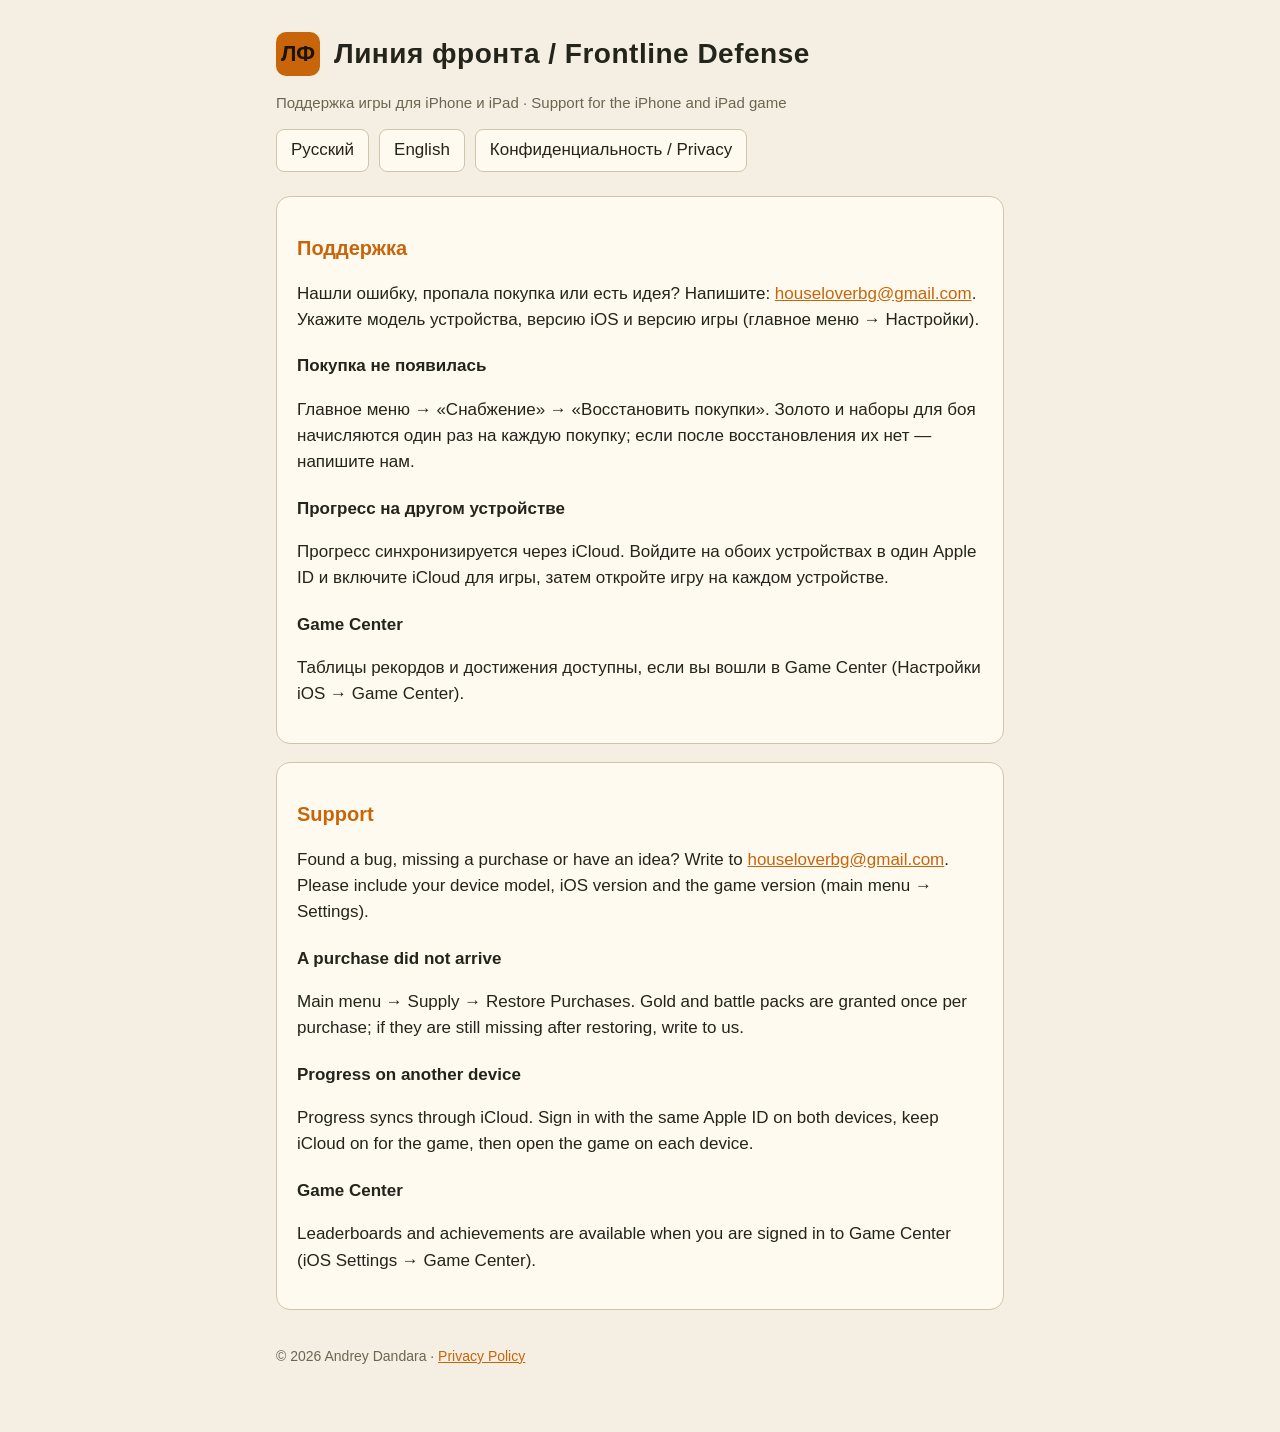
<file: index.html>
<!doctype html>
<html lang="ru">
<head>
<meta charset="utf-8">
<meta name="viewport" content="width=device-width, initial-scale=1">
<title>Линия фронта — поддержка / Support</title>
<link rel="stylesheet" href="style.css">
</head>
<body>
<main>
<header><div class="mark">ЛФ</div><h1>Линия фронта / Frontline Defense</h1></header>
<p class="muted">Поддержка игры для iPhone и iPad · Support for the iPhone and iPad game</p>
<nav class="lang"><a href="#ru">Русский</a><a href="#en">English</a><a href="privacy.html">Конфиденциальность / Privacy</a></nav>

<section id="ru">
<h2>Поддержка</h2>
<p>Нашли ошибку, пропала покупка или есть идея? Напишите: <a href="mailto:houseloverbg@gmail.com">houseloverbg@gmail.com</a>. Укажите модель устройства, версию iOS и версию игры (главное меню → Настройки).</p>
<h3>Покупка не появилась</h3>
<p>Главное меню → «Снабжение» → «Восстановить покупки». Золото и наборы для боя начисляются один раз на каждую покупку; если после восстановления их нет — напишите нам.</p>
<h3>Прогресс на другом устройстве</h3>
<p>Прогресс синхронизируется через iCloud. Войдите на обоих устройствах в один Apple ID и включите iCloud для игры, затем откройте игру на каждом устройстве.</p>
<h3>Game Center</h3>
<p>Таблицы рекордов и достижения доступны, если вы вошли в Game Center (Настройки iOS → Game Center).</p>
</section>

<section id="en">
<h2>Support</h2>
<p>Found a bug, missing a purchase or have an idea? Write to <a href="mailto:houseloverbg@gmail.com">houseloverbg@gmail.com</a>. Please include your device model, iOS version and the game version (main menu → Settings).</p>
<h3>A purchase did not arrive</h3>
<p>Main menu → Supply → Restore Purchases. Gold and battle packs are granted once per purchase; if they are still missing after restoring, write to us.</p>
<h3>Progress on another device</h3>
<p>Progress syncs through iCloud. Sign in with the same Apple ID on both devices, keep iCloud on for the game, then open the game on each device.</p>
<h3>Game Center</h3>
<p>Leaderboards and achievements are available when you are signed in to Game Center (iOS Settings → Game Center).</p>
</section>
<footer>© 2026 Andrey Dandara · <a href="privacy.html">Privacy Policy</a></footer>
</main>
</body>
</html>
</file>
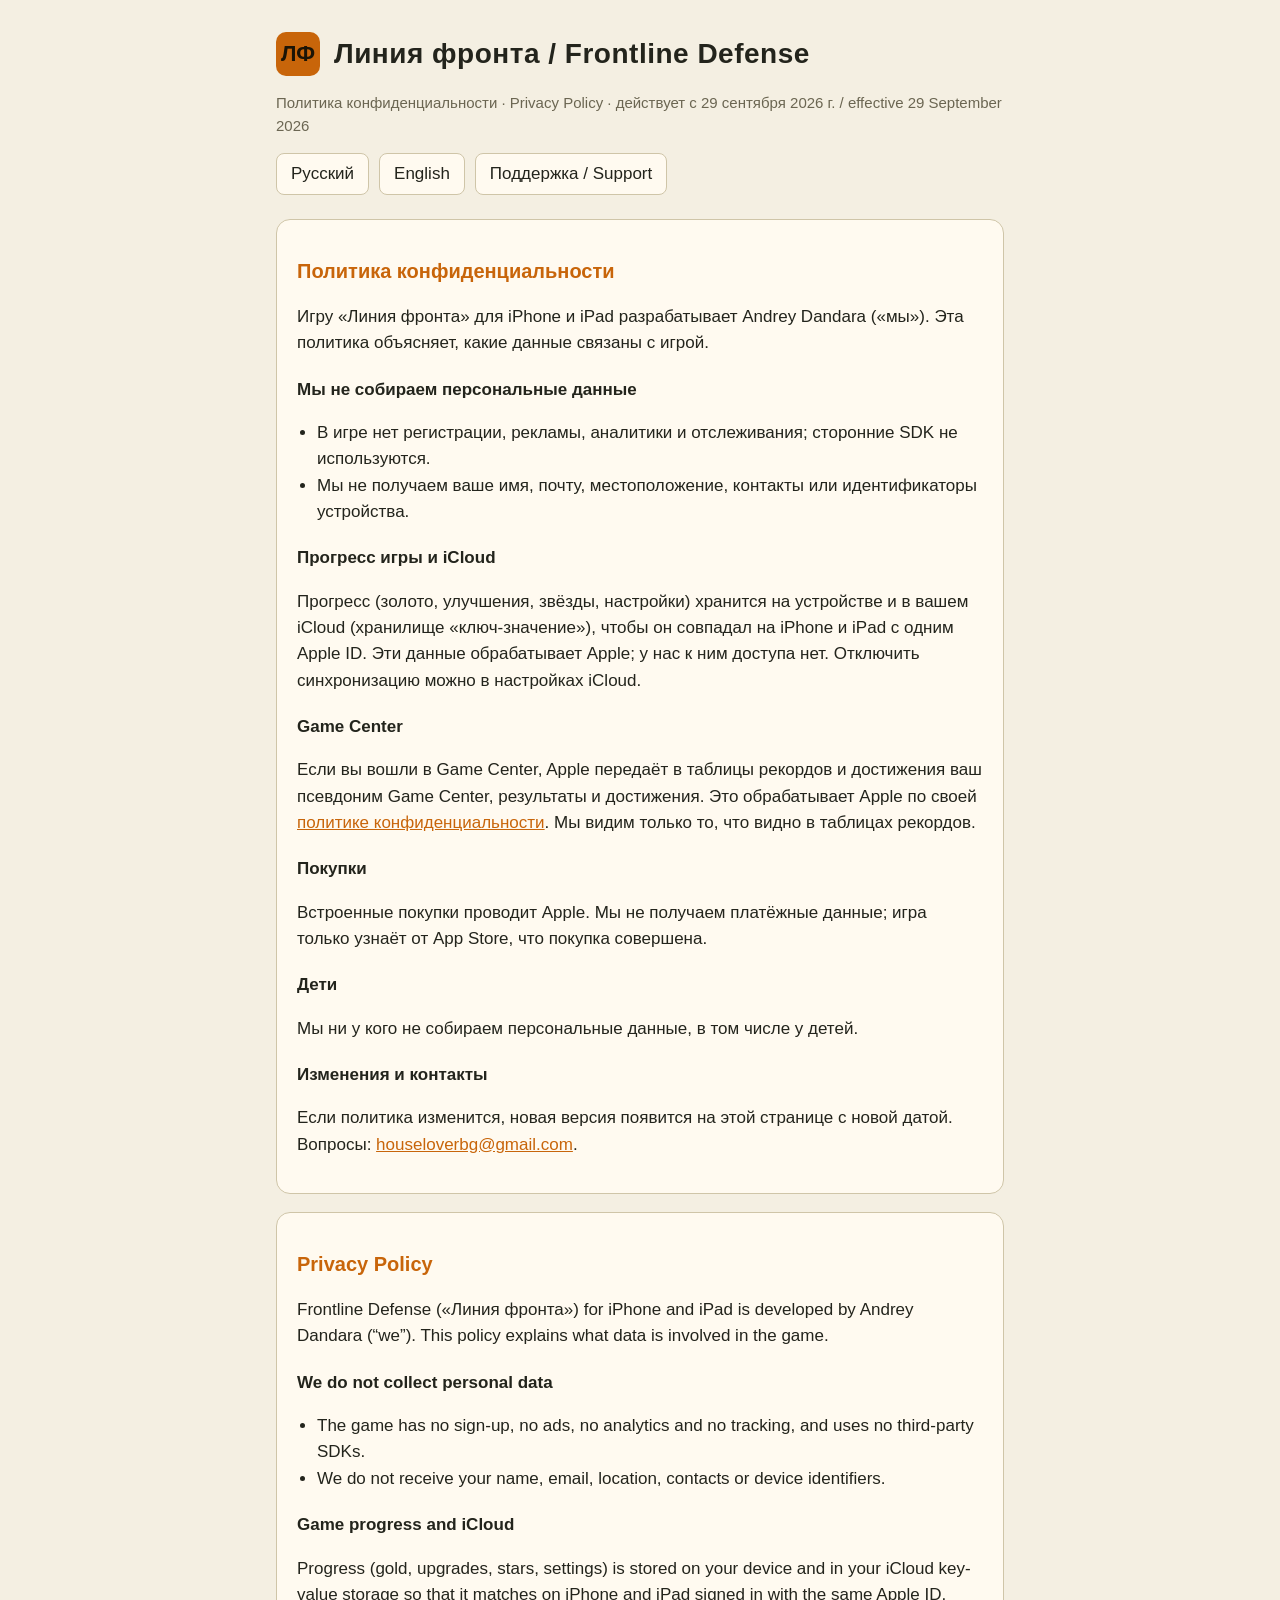
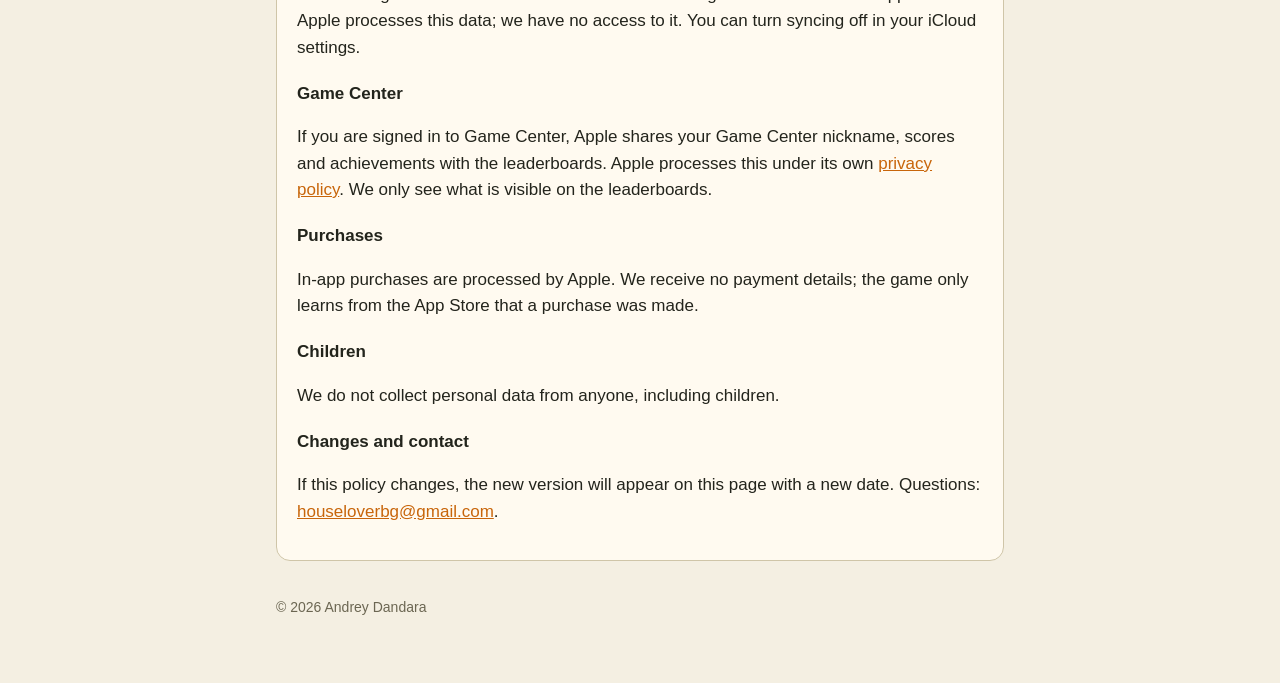
<file: privacy.html>
<!doctype html>
<html lang="ru">
<head>
<meta charset="utf-8">
<meta name="viewport" content="width=device-width, initial-scale=1">
<title>Линия фронта — политика конфиденциальности / Privacy Policy</title>
<link rel="stylesheet" href="style.css">
</head>
<body>
<main>
<header><div class="mark">ЛФ</div><h1>Линия фронта / Frontline Defense</h1></header>
<p class="muted">Политика конфиденциальности · Privacy Policy · действует с 29 сентября 2026 г. / effective 29 September 2026</p>
<nav class="lang"><a href="#ru">Русский</a><a href="#en">English</a><a href="index.html">Поддержка / Support</a></nav>

<section id="ru">
<h2>Политика конфиденциальности</h2>
<p>Игру «Линия фронта» для iPhone и iPad разрабатывает Andrey Dandara («мы»). Эта политика объясняет, какие данные связаны с игрой.</p>
<h3>Мы не собираем персональные данные</h3>
<ul>
<li>В игре нет регистрации, рекламы, аналитики и отслеживания; сторонние SDK не используются.</li>
<li>Мы не получаем ваше имя, почту, местоположение, контакты или идентификаторы устройства.</li>
</ul>
<h3>Прогресс игры и iCloud</h3>
<p>Прогресс (золото, улучшения, звёзды, настройки) хранится на устройстве и в вашем iCloud (хранилище «ключ-значение»), чтобы он совпадал на iPhone и iPad с одним Apple ID. Эти данные обрабатывает Apple; у нас к ним доступа нет. Отключить синхронизацию можно в настройках iCloud.</p>
<h3>Game Center</h3>
<p>Если вы вошли в Game Center, Apple передаёт в таблицы рекордов и достижения ваш псевдоним Game Center, результаты и достижения. Это обрабатывает Apple по своей <a href="https://www.apple.com/legal/privacy/">политике конфиденциальности</a>. Мы видим только то, что видно в таблицах рекордов.</p>
<h3>Покупки</h3>
<p>Встроенные покупки проводит Apple. Мы не получаем платёжные данные; игра только узнаёт от App Store, что покупка совершена.</p>
<h3>Дети</h3>
<p>Мы ни у кого не собираем персональные данные, в том числе у детей.</p>
<h3>Изменения и контакты</h3>
<p>Если политика изменится, новая версия появится на этой странице с новой датой. Вопросы: <a href="mailto:houseloverbg@gmail.com">houseloverbg@gmail.com</a>.</p>
</section>

<section id="en">
<h2>Privacy Policy</h2>
<p>Frontline Defense («Линия фронта») for iPhone and iPad is developed by Andrey Dandara (“we”). This policy explains what data is involved in the game.</p>
<h3>We do not collect personal data</h3>
<ul>
<li>The game has no sign-up, no ads, no analytics and no tracking, and uses no third-party SDKs.</li>
<li>We do not receive your name, email, location, contacts or device identifiers.</li>
</ul>
<h3>Game progress and iCloud</h3>
<p>Progress (gold, upgrades, stars, settings) is stored on your device and in your iCloud key-value storage so that it matches on iPhone and iPad signed in with the same Apple ID. Apple processes this data; we have no access to it. You can turn syncing off in your iCloud settings.</p>
<h3>Game Center</h3>
<p>If you are signed in to Game Center, Apple shares your Game Center nickname, scores and achievements with the leaderboards. Apple processes this under its own <a href="https://www.apple.com/legal/privacy/">privacy policy</a>. We only see what is visible on the leaderboards.</p>
<h3>Purchases</h3>
<p>In-app purchases are processed by Apple. We receive no payment details; the game only learns from the App Store that a purchase was made.</p>
<h3>Children</h3>
<p>We do not collect personal data from anyone, including children.</p>
<h3>Changes and contact</h3>
<p>If this policy changes, the new version will appear on this page with a new date. Questions: <a href="mailto:houseloverbg@gmail.com">houseloverbg@gmail.com</a>.</p>
</section>
<footer>© 2026 Andrey Dandara</footer>
</main>
</body>
</html>
</file>
<file: style.css>
:root {
  --bg: #121310; --panel: #21241c; --line: #5c5c45; --sand: #ede3c7; --dim: #9e9982;
  --accent: #ff9e33; --gold: #ffd14d;
}
@media (prefers-color-scheme: light) {
  :root:not([data-theme="dark"]) { --bg: #f4efe2; --panel: #fffaf0; --line: #cfc5a8; --sand: #23241c; --dim: #6b6652; --accent: #c8650a; --gold: #9a6a00; }
}
* { box-sizing: border-box; }
body { margin: 0; background: var(--bg); color: var(--sand); font: 17px/1.55 -apple-system, BlinkMacSystemFont, "Segoe UI", Roboto, sans-serif; }
main { max-width: 760px; margin: 0 auto; padding: 32px 16px 64px; }
header { display: flex; align-items: center; gap: 14px; margin-bottom: 8px; }
header .mark { width: 44px; height: 44px; border-radius: 10px; background: var(--accent); display: grid; place-items: center; color: #1b1406; font-weight: 800; font-size: 22px; flex: none; }
h1 { font-size: 28px; line-height: 1.2; margin: 0; letter-spacing: 0.5px; }
h2 { font-size: 20px; margin: 32px 0 8px; color: var(--accent); }
h3 { font-size: 17px; margin: 20px 0 4px; }
p, li { color: var(--sand); }
.muted { color: var(--dim); font-size: 15px; }
nav.lang { margin: 10px 0 24px; display: flex; gap: 10px; flex-wrap: wrap; }
nav.lang a, .button { display: inline-block; padding: 7px 14px; border: 1px solid var(--line); border-radius: 8px; color: var(--sand); text-decoration: none; background: var(--panel); }
section { background: var(--panel); border: 1px solid var(--line); border-radius: 14px; padding: 4px 20px 18px; margin-top: 18px; }
a { color: var(--accent); }
ul { padding-left: 20px; }
footer { margin-top: 36px; color: var(--dim); font-size: 14px; }
</file>
